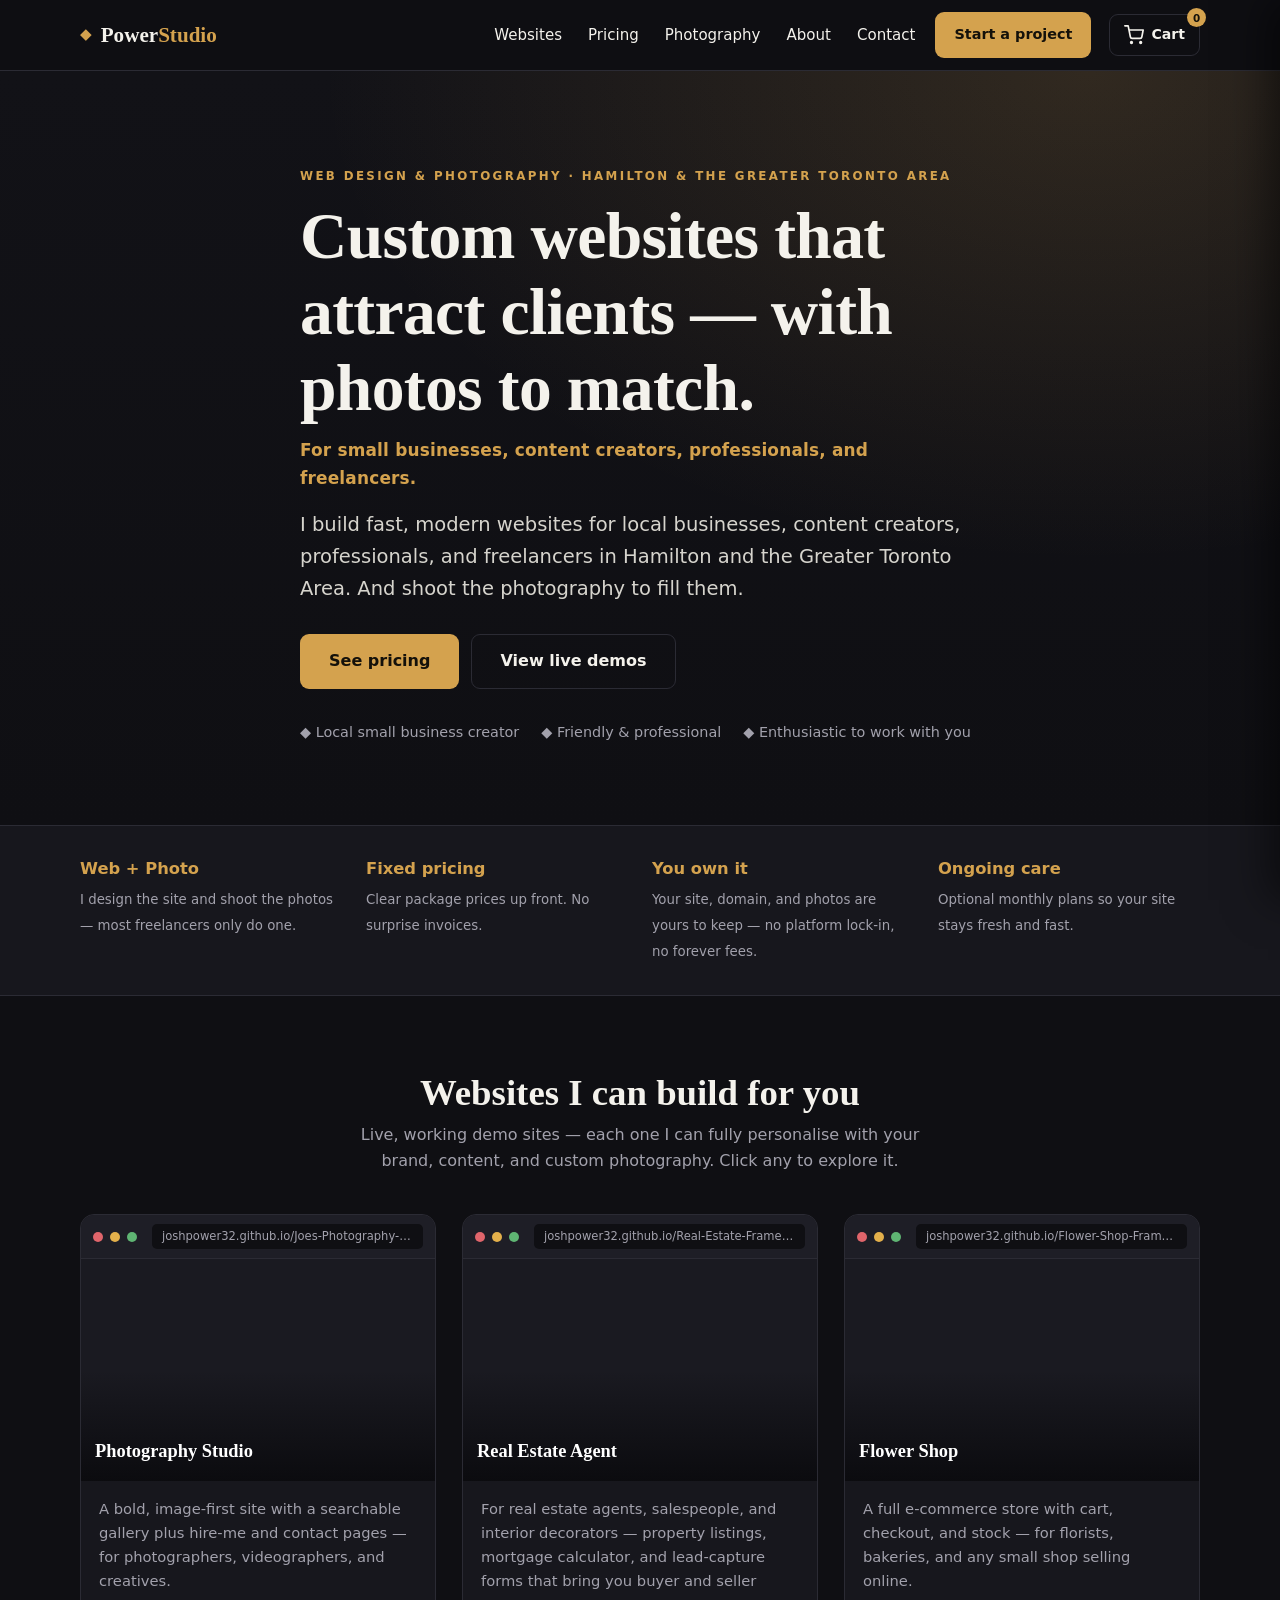
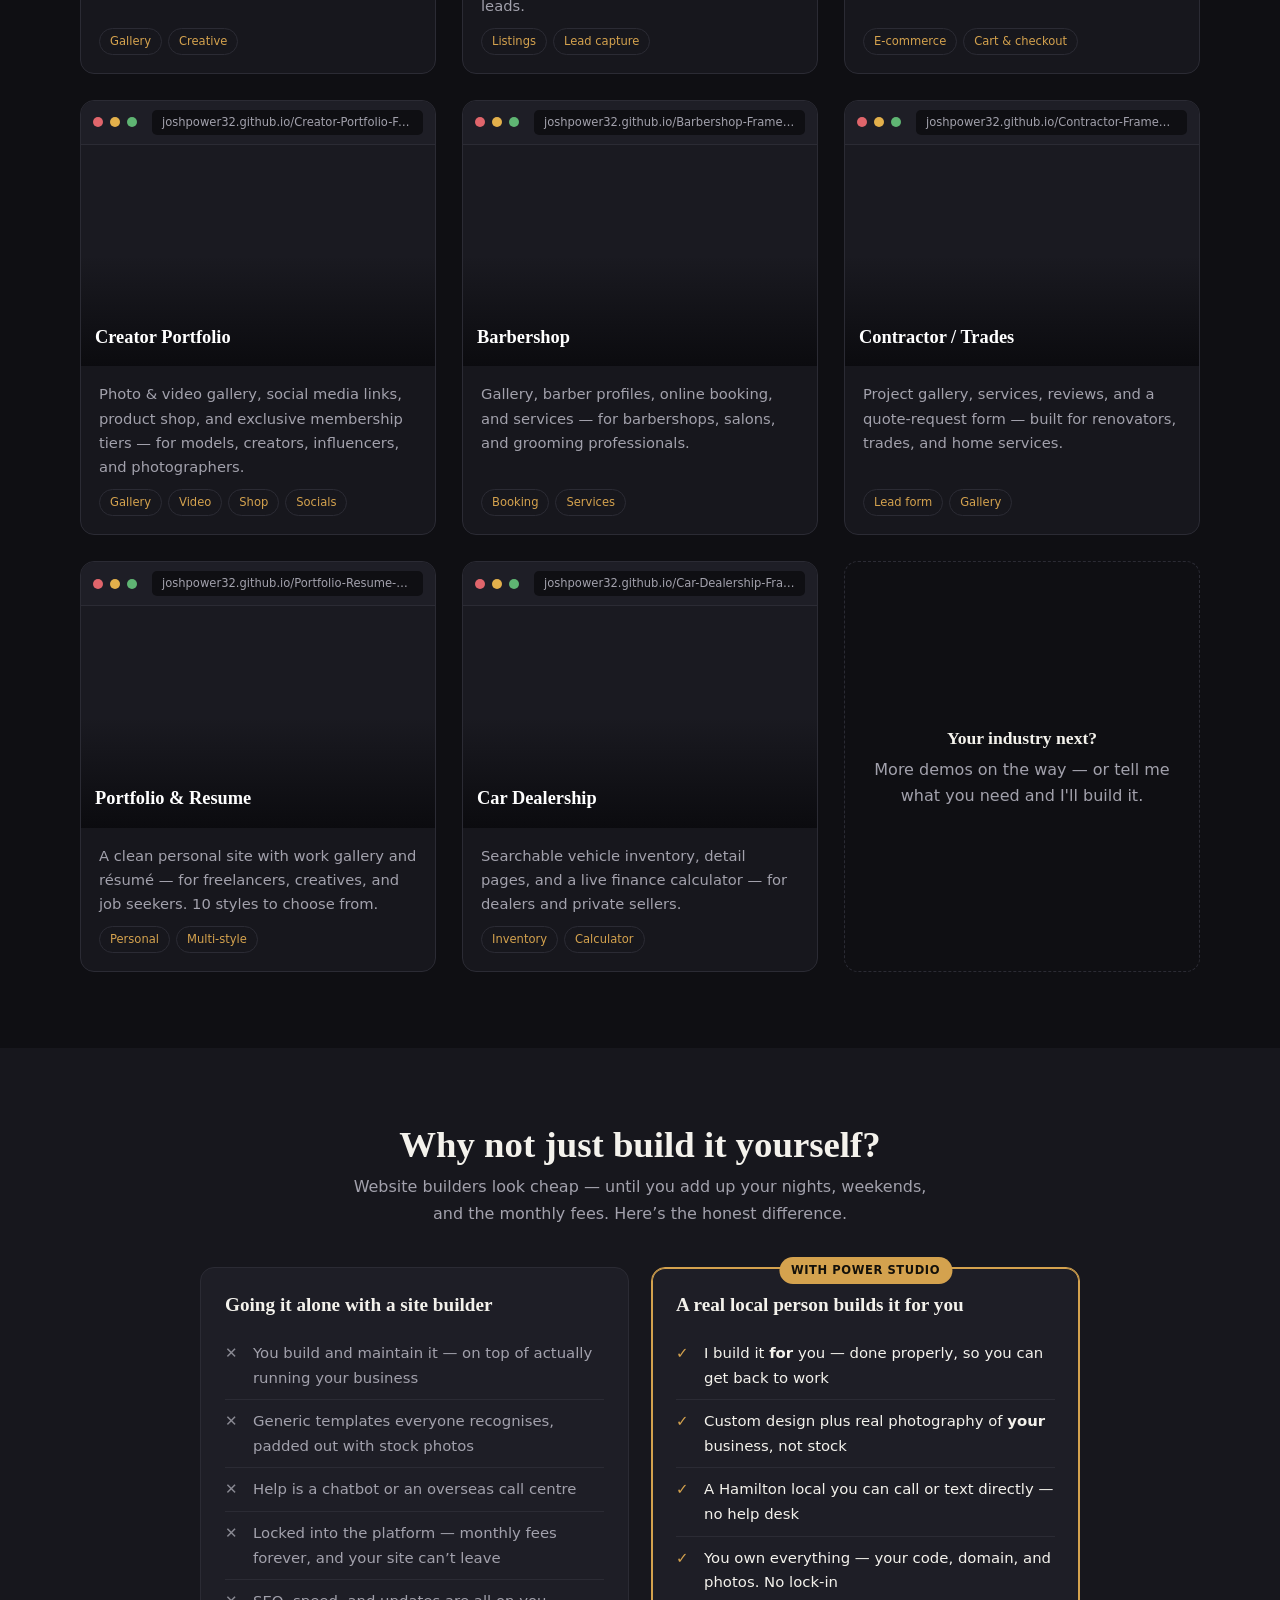
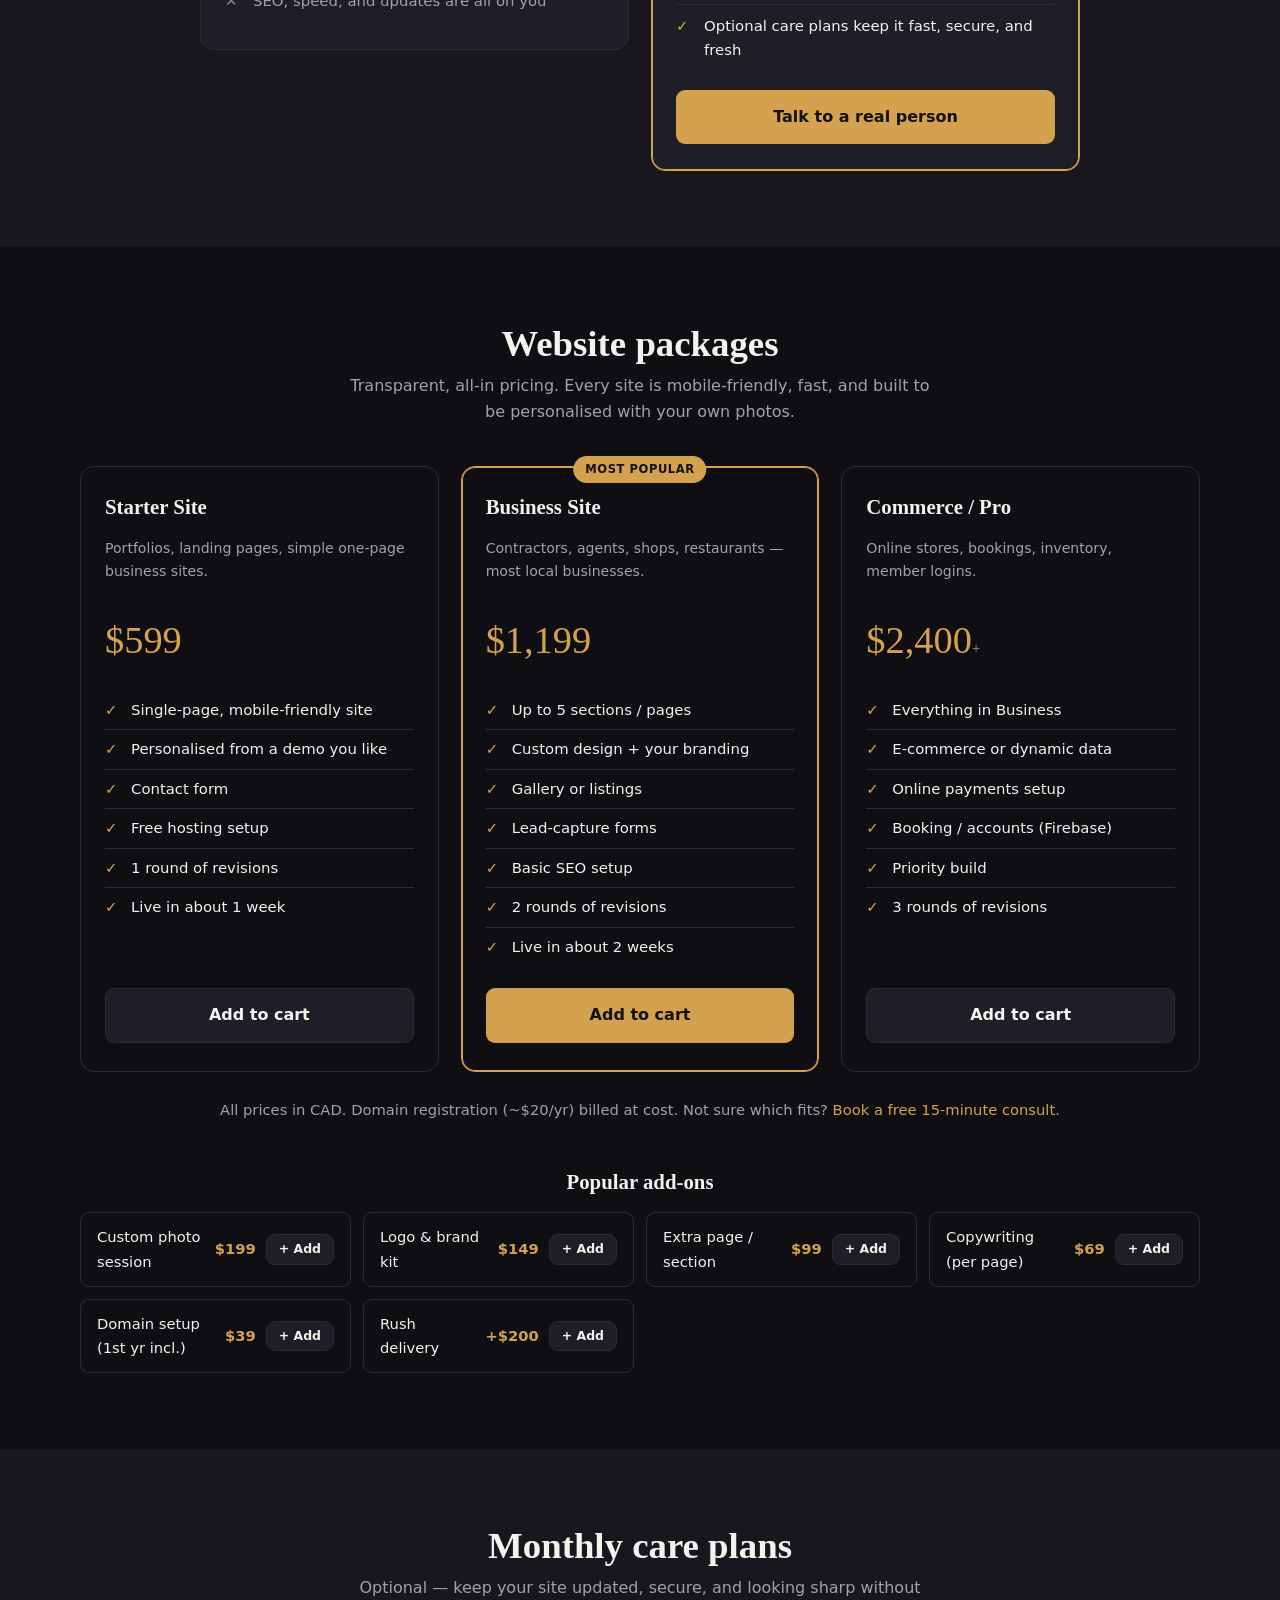
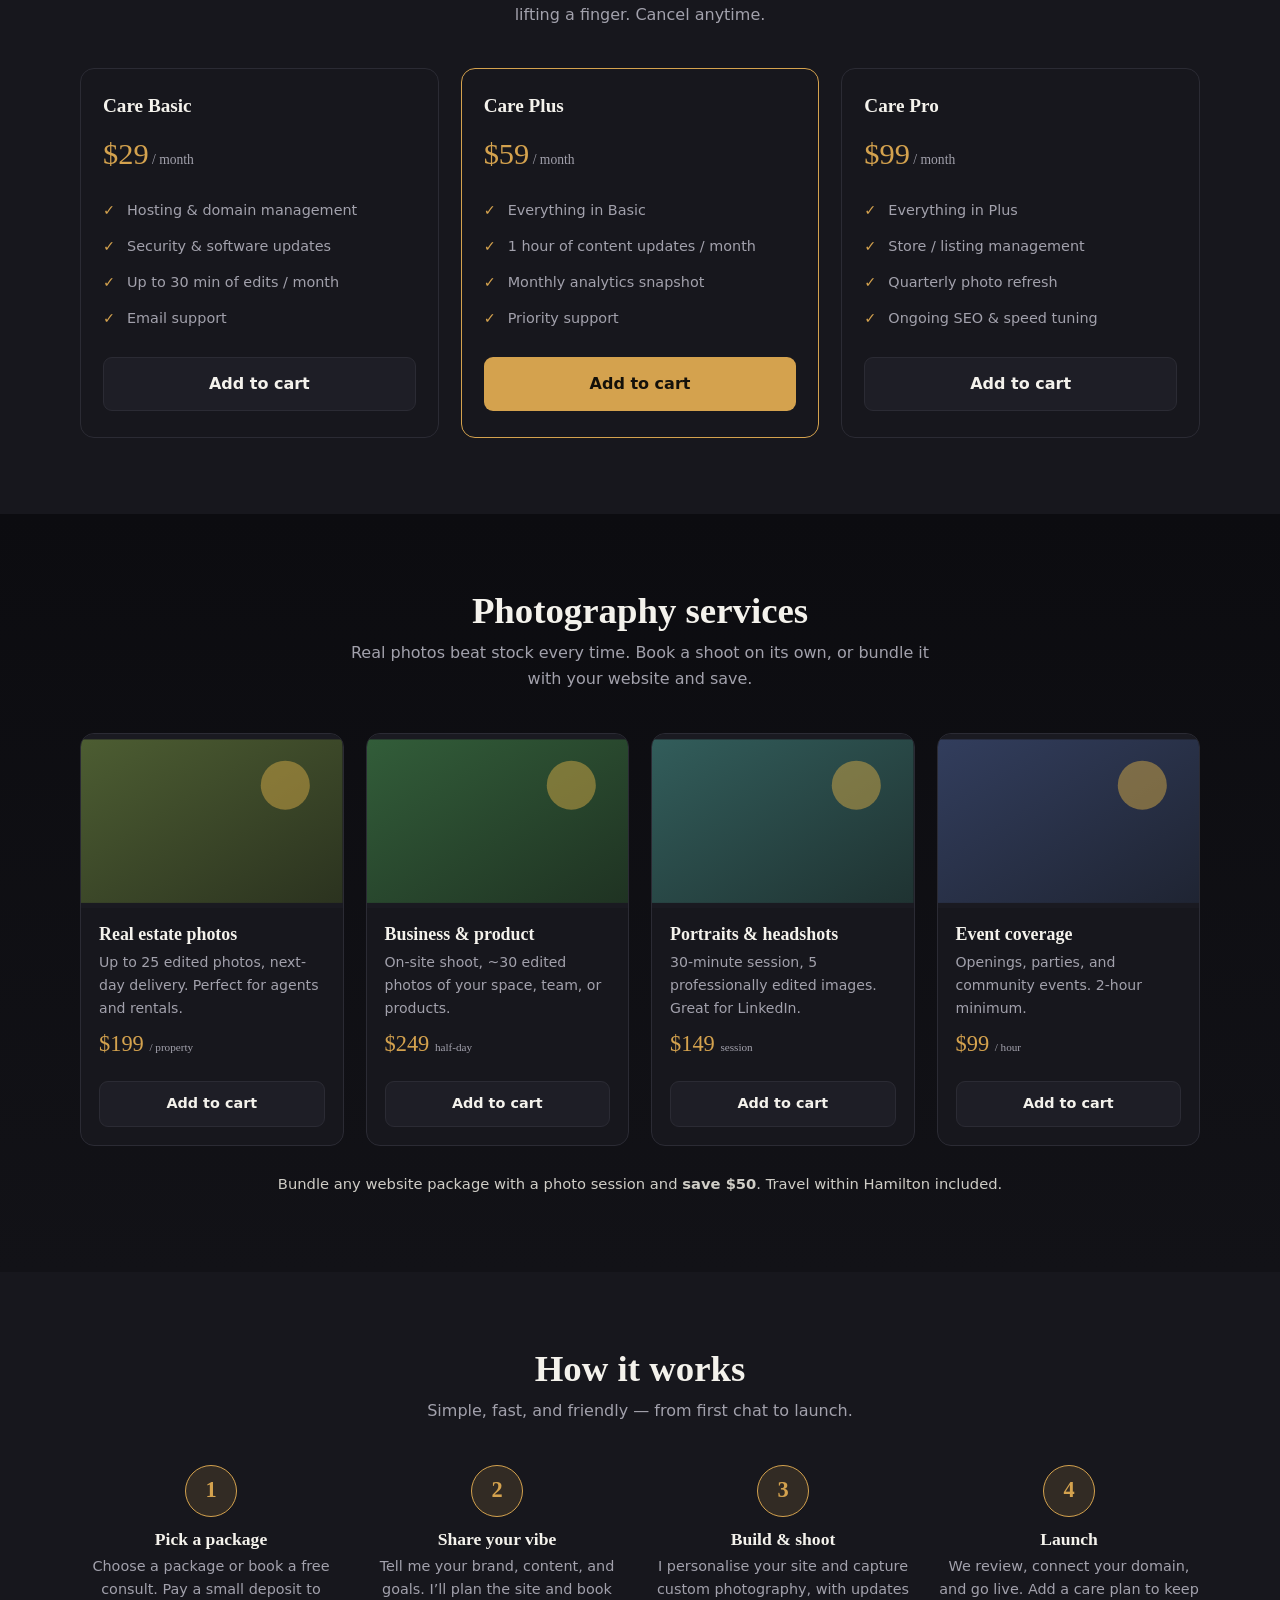
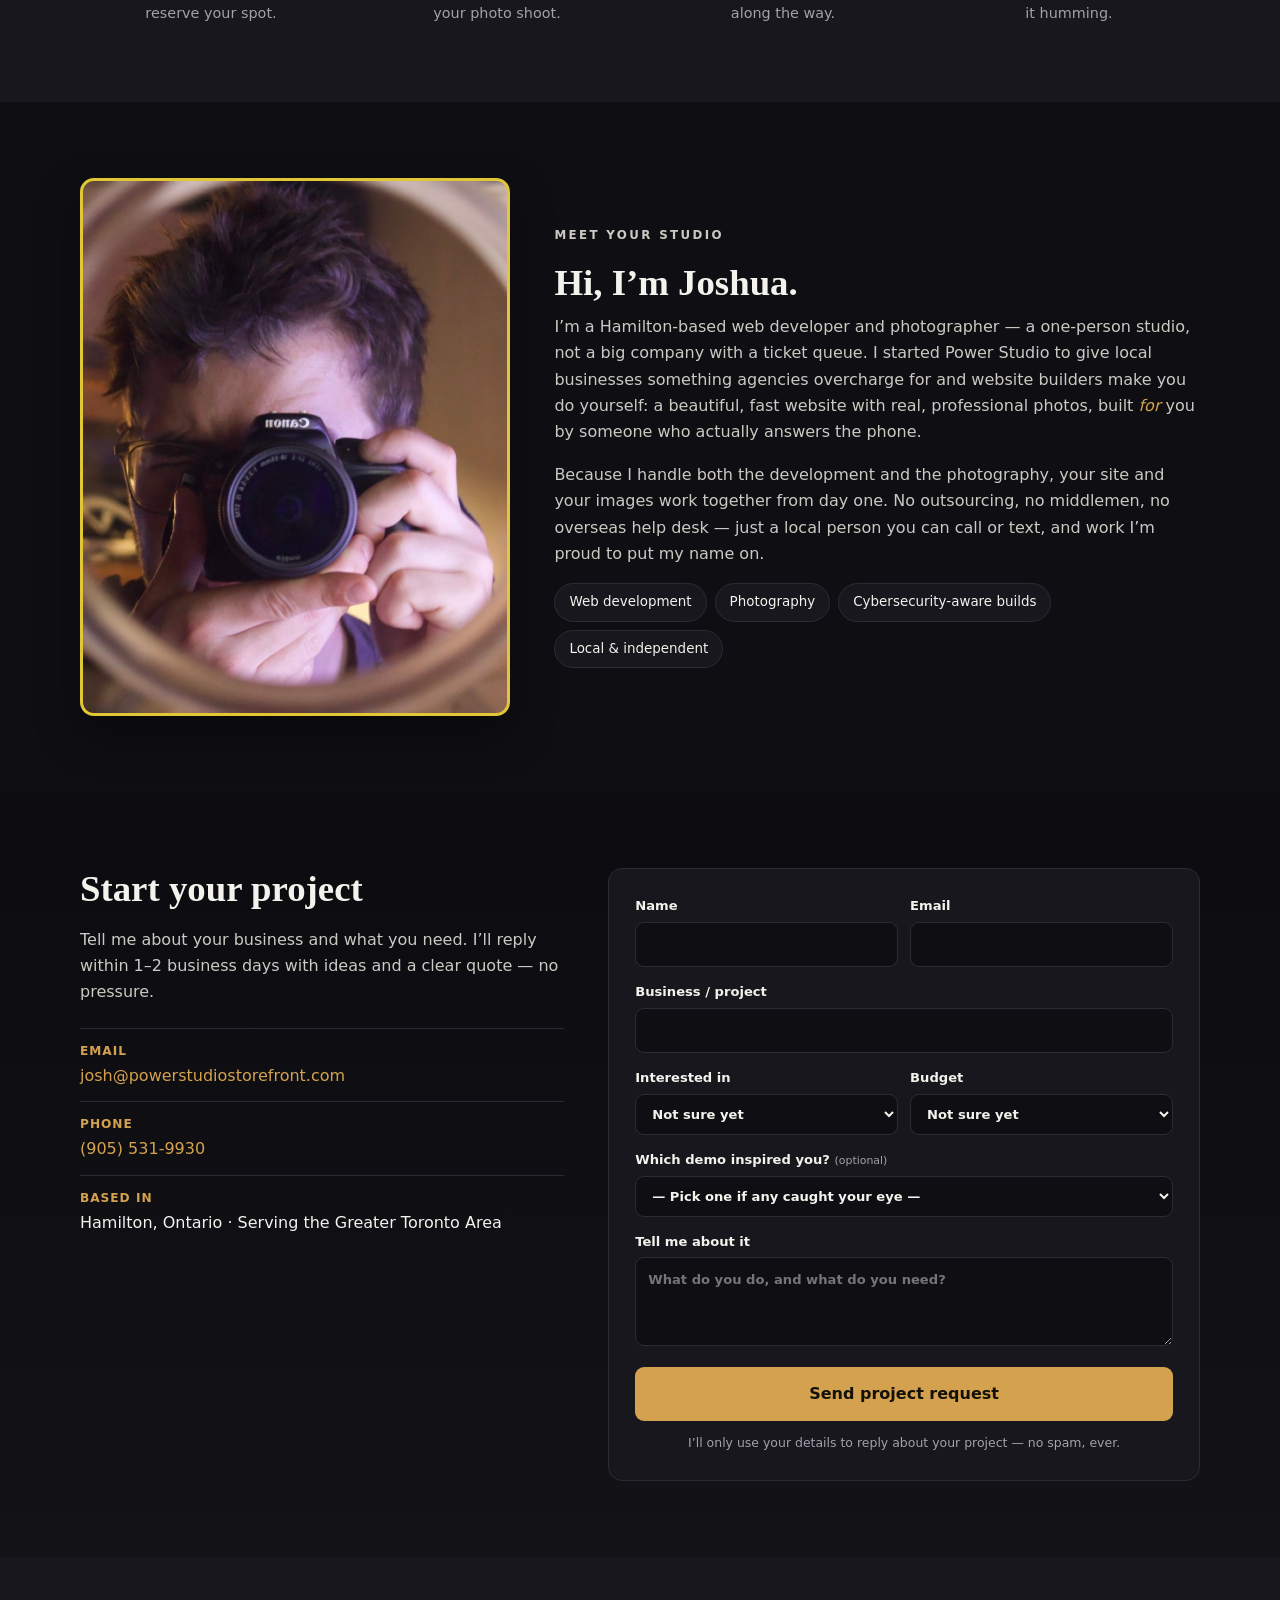
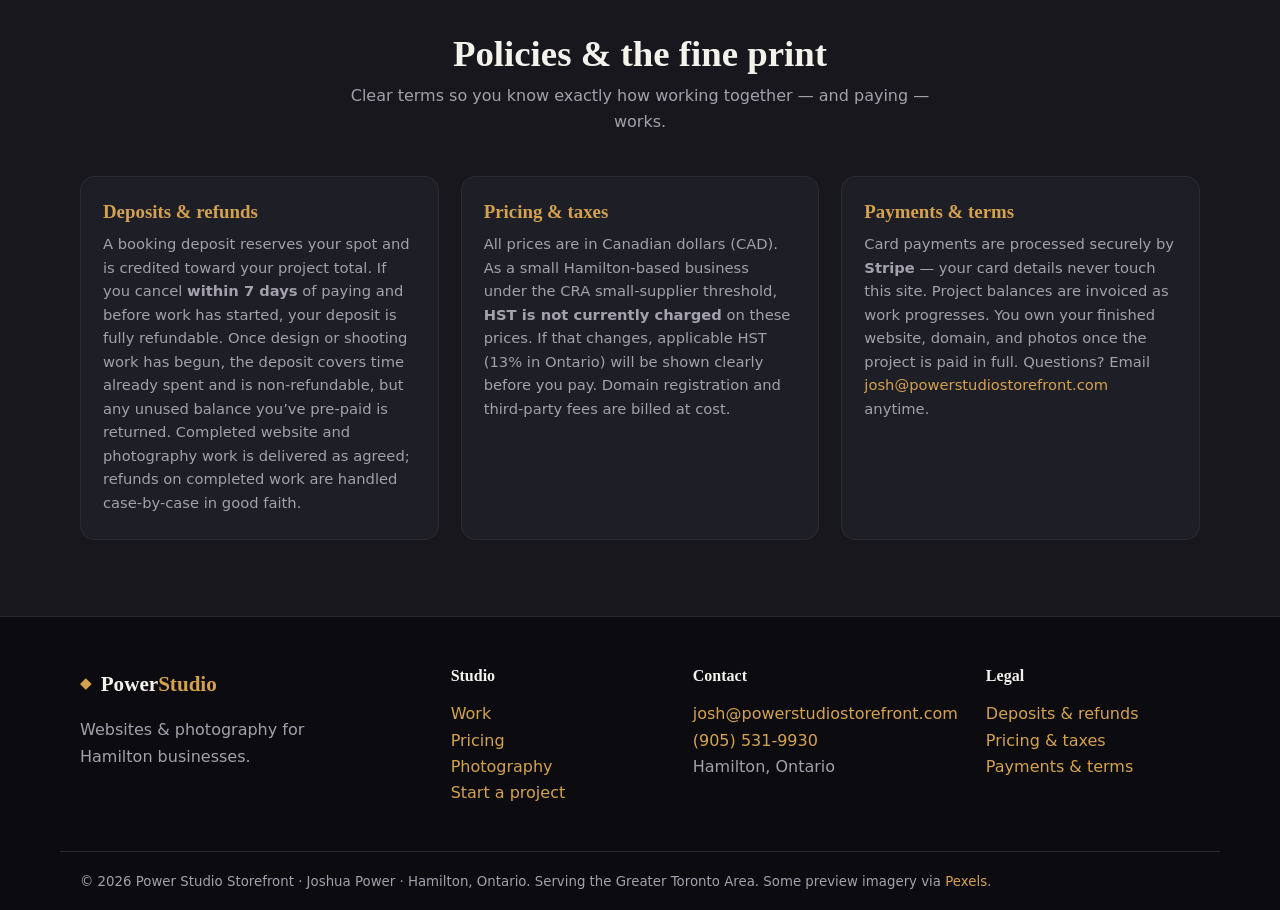
<file: index.html>
<!DOCTYPE html>
<html lang="en">
<head>
    <meta charset="UTF-8">
    <meta name="viewport" content="width=device-width, initial-scale=1.0">
    <title>Power Studio — Websites &amp; Photography for Hamilton Businesses</title>
    <meta name="description" content="Custom websites and professional photography for local small businesses, professionals, and freelancers across Hamilton and the Greater Toronto Area, by Joshua Power. Browse packages, see live demos, and start your project.">

    <!-- Favicon -->
    <link rel="icon" type="image/svg+xml" href="assets/favicon.svg">

    <!-- Warm up Pexels connections for faster first image paint -->
    <link rel="preconnect" href="https://images.pexels.com">
    <link rel="dns-prefetch" href="https://buy.stripe.com">
    <link rel="dns-prefetch" href="https://joshpower32.github.io">

    <!-- Open Graph / social share preview (Facebook, LinkedIn, iMessage) -->
    <meta property="og:type" content="website">
    <meta property="og:site_name" content="Power Studio Storefront">
    <meta property="og:title" content="Power Studio — Websites &amp; Photography for Hamilton Businesses">
    <meta property="og:description" content="Fast, modern websites with professional photography to match — for local small businesses, professionals, and freelancers across Hamilton &amp; the Greater Toronto Area.">
    <meta property="og:url" content="https://powerstudiostorefront.com/">
    <link rel="canonical" href="https://powerstudiostorefront.com/">
    <meta property="og:image" content="https://powerstudiostorefront.com/assets/share-card.jpg">
    <meta property="og:image:alt" content="Power Studio — websites &amp; photography for Hamilton businesses">

    <!-- Twitter / X card -->
    <meta name="twitter:card" content="summary_large_image">
    <meta name="twitter:title" content="Power Studio — Websites &amp; Photography for Hamilton Businesses">
    <meta name="twitter:description" content="Fast, modern websites with professional photography to match — for local businesses across Hamilton &amp; the Greater Toronto Area.">
    <meta name="twitter:image" content="https://powerstudiostorefront.com/assets/share-card.jpg">

    <link rel="stylesheet" href="styles.css">
</head>
<body>
    <!-- ===== Header / Nav ===== -->
    <header class="site-header" id="top">
        <div class="wrap nav">
            <a href="#top" class="brand">
                <span class="brand-mark" aria-hidden="true">◆</span>
                <span class="brand-name">Power<span>Studio</span></span>
            </a>
            <button class="nav-toggle" id="navToggle" aria-label="Open menu" aria-expanded="false">&#9776;</button>
            <nav class="nav-links" id="navLinks" aria-label="Primary">
                <a href="#work">Websites</a>
                <a href="#pricing">Pricing</a>
                <a href="#photography">Photography</a>
                <a href="#about">About</a>
                <a href="#contact">Contact</a>
            </nav>
            <a class="btn btn-primary btn-sm header-cta" href="#contact">Start a project</a>
            <button class="cart-btn" id="cartBtn" aria-label="View cart">
                <svg class="cart-icon" width="20" height="20" viewBox="0 0 24 24" fill="none" stroke="currentColor" stroke-width="2" stroke-linecap="round" stroke-linejoin="round" aria-hidden="true"><circle cx="9" cy="21" r="1"/><circle cx="20" cy="21" r="1"/><path d="M1 1h4l2.68 13.39a2 2 0 001.99 1.61h9.72a2 2 0 001.99-1.61L23 6H6"/></svg>
                <span class="cart-btn-label">Cart</span>
                <span class="cart-badge" id="cartBadge" hidden>0</span>
            </button>
        </div>
    </header>

    <!-- ===== Hero ===== -->
    <section class="hero">
        <div class="wrap hero-inner">
            <p class="eyebrow">Web design &amp; photography · Hamilton &amp; the Greater Toronto Area</p>
            <h1>Custom websites that attract clients — with photos to match.</h1>
            <p class="tagline-line">For small businesses, content creators, professionals, and freelancers.</p>
            <p class="lede">I build fast, modern websites for local businesses, content creators, professionals, and freelancers in Hamilton and the Greater Toronto Area. And shoot the photography to fill them.</p>
            <div class="hero-actions">
                <a class="btn btn-primary" href="#pricing">See pricing</a>
                <a class="btn btn-outline" href="#work">View live demos</a>
            </div>
            <div class="hero-diff">
                <span>◆ Local small business creator</span>
                <span>◆ Friendly &amp; professional</span>
                <span>◆ Enthusiastic to work with you</span>
            </div>
        </div>
    </section>

    <!-- ===== Differentiator strip ===== -->
    <section class="strip">
        <div class="wrap strip-inner">
            <div class="strip-item"><b>Web + Photo</b><small>I design the site and shoot the photos — most freelancers only do one.</small></div>
            <div class="strip-item"><b>Fixed pricing</b><small>Clear package prices up front. No surprise invoices.</small></div>
            <div class="strip-item"><b>You own it</b><small>Your site, domain, and photos are yours to keep — no platform lock-in, no forever fees.</small></div>
            <div class="strip-item"><b>Ongoing care</b><small>Optional monthly plans so your site stays fresh and fast.</small></div>
        </div>
    </section>

    <!-- ===== Work / demos ===== -->
    <section id="work" class="section">
        <div class="wrap">
            <div class="section-head">
                <h2>Websites I can build for you</h2>
                <p>Live, working demo sites — each one I can fully personalise with your brand, content, and custom photography. Click any to explore it.</p>
            </div>
            <div class="work-grid" id="workGrid"></div>
        </div>
    </section>

    <!-- ===== Why not DIY? comparison ===== -->
    <section id="why" class="section section-alt">
        <div class="wrap">
            <div class="section-head">
                <h2>Why not just build it yourself?</h2>
                <p>Website builders look cheap — until you add up your nights, weekends, and the monthly fees. Here’s the honest difference.</p>
            </div>
            <div class="compare-grid">
                <div class="compare-card compare-diy">
                    <h3>Going it alone with a site builder</h3>
                    <ul>
                        <li>You build and maintain it — on top of actually running your business</li>
                        <li>Generic templates everyone recognises, padded out with stock photos</li>
                        <li>Help is a chatbot or an overseas call centre</li>
                        <li>Locked into the platform — monthly fees forever, and your site can’t leave</li>
                        <li>SEO, speed, and updates are all on you</li>
                    </ul>
                </div>
                <div class="compare-card compare-you">
                    <span class="compare-tag">With Power Studio</span>
                    <h3>A real local person builds it for you</h3>
                    <ul>
                        <li>I build it <b>for</b> you — done properly, so you can get back to work</li>
                        <li>Custom design plus real photography of <b>your</b> business, not stock</li>
                        <li>A Hamilton local you can call or text directly — no help desk</li>
                        <li>You own everything — your code, domain, and photos. No lock-in</li>
                        <li>Optional care plans keep it fast, secure, and fresh</li>
                    </ul>
                    <a class="btn btn-primary btn-block" href="#contact">Talk to a real person</a>
                </div>
            </div>
        </div>
    </section>

    <!-- ===== Pricing: website packages ===== -->
    <section id="pricing" class="section">
        <div class="wrap">
            <div class="section-head">
                <h2>Website packages</h2>
                <p>Transparent, all-in pricing. Every site is mobile-friendly, fast, and built to be personalised with your own photos.</p>
            </div>
            <div class="package-grid" id="packageGrid"></div>
            <p class="pricing-foot">All prices in CAD. Domain registration (~$20/yr) billed at cost. Not sure which fits? <a href="#contact">Book a free 15-minute consult.</a></p>

            <div class="addons">
                <h3>Popular add-ons</h3>
                <ul class="addon-list" id="addonList"></ul>
            </div>
        </div>
    </section>

    <!-- ===== Care plans ===== -->
    <section id="care" class="section section-alt">
        <div class="wrap">
            <div class="section-head">
                <h2>Monthly care plans</h2>
                <p>Optional — keep your site updated, secure, and looking sharp without lifting a finger. Cancel anytime.</p>
            </div>
            <div class="care-grid" id="careGrid"></div>
        </div>
    </section>

    <!-- ===== Photography ===== -->
    <section id="photography" class="section section-dark">
        <div class="wrap">
            <div class="section-head section-head--light">
                <h2>Photography services</h2>
                <p>Real photos beat stock every time. Book a shoot on its own, or bundle it with your website and save.</p>
            </div>
            <div class="photo-grid" id="photoGrid"></div>
            <p class="pricing-foot light">Bundle any website package with a photo session and <b>save $50</b>. Travel within Hamilton included.</p>
        </div>
    </section>

    <!-- ===== Process ===== -->
    <section class="section section-alt">
        <div class="wrap">
            <div class="section-head">
                <h2>How it works</h2>
                <p>Simple, fast, and friendly — from first chat to launch.</p>
            </div>
            <ol class="process-steps">
                <li><span class="step-num">1</span><h3>Pick a package</h3><p>Choose a package or book a free consult. Pay a small deposit to reserve your spot.</p></li>
                <li><span class="step-num">2</span><h3>Share your vibe</h3><p>Tell me your brand, content, and goals. I’ll plan the site and book your photo shoot.</p></li>
                <li><span class="step-num">3</span><h3>Build &amp; shoot</h3><p>I personalise your site and capture custom photography, with updates along the way.</p></li>
                <li><span class="step-num">4</span><h3>Launch</h3><p>We review, connect your domain, and go live. Add a care plan to keep it humming.</p></li>
            </ol>
        </div>
    </section>

    <!-- ===== About ===== -->
    <section id="about" class="section">
        <div class="wrap about-grid">
            <div class="about-portrait" id="aboutPortrait" aria-hidden="true"></div>
            <div class="about-copy">
                <p class="eyebrow">Meet your studio</p>
                <h2>Hi, I’m Joshua.</h2>
                <p>I’m a Hamilton-based web developer and photographer — a one-person studio, not a big company with a ticket queue. I started Power Studio to give local businesses something agencies overcharge for and website builders make you do yourself: a beautiful, fast website with real, professional photos, built <em>for</em> you by someone who actually answers the phone.</p>
                <p>Because I handle both the development and the photography, your site and your images work together from day one. No outsourcing, no middlemen, no overseas help desk — just a local person you can call or text, and work I’m proud to put my name on.</p>
                <div class="about-badges">
                    <span>Web development</span><span>Photography</span><span>Cybersecurity-aware builds</span><span>Local &amp; independent</span>
                </div>
            </div>
        </div>
    </section>

    <!-- ===== Contact ===== -->
    <section id="contact" class="section section-dark">
        <div class="wrap contact-grid">
            <div class="contact-info">
                <h2>Start your project</h2>
                <p>Tell me about your business and what you need. I’ll reply within 1–2 business days with ideas and a clear quote — no pressure.</p>
                <ul class="contact-list">
                    <li><b>Email</b><a href="mailto:josh@powerstudiostorefront.com">josh@powerstudiostorefront.com</a></li>
                    <li><b>Phone</b><a href="tel:+19055319930">(905) 531-9930</a></li>
                    <li><b>Based in</b>Hamilton, Ontario · Serving the Greater Toronto Area</li>
                </ul>
            </div>
            <form class="contact-form" id="contactForm">
                <!-- Honeypot: hidden from people, bots fill it → Web3Forms rejects the spam -->
                <input type="checkbox" name="botcheck" tabindex="-1" autocomplete="off" style="display:none !important" aria-hidden="true">
                <div class="field-row">
                    <div class="field"><label>Name<input name="name" required></label></div>
                    <div class="field"><label>Email<input type="email" name="email" required></label></div>
                </div>
                <div class="field"><label>Business / project<input name="business"></label></div>
                <div class="field-row">
                    <div class="field"><label>Interested in<select name="package" id="contactPackage">
                        <option>Not sure yet</option>
                        <option>Starter Site</option><option>Business Site</option><option>Commerce / Pro Site</option>
                        <option>Photography only</option><option>Care plan</option>
                    </select></label></div>
                    <div class="field"><label>Budget<select name="budget">
                        <option>Not sure yet</option><option>Under $750</option><option>$750 – $1,500</option><option>$1,500 – $3,000</option><option>$3,000+</option>
                    </select></label></div>
                </div>
                <div class="field"><label>Which demo inspired you? <small style="font-weight:400;color:var(--muted)">(optional)</small><select name="inspiration">
                        <option value="">— Pick one if any caught your eye —</option>
                        <option>Photography Studio</option>
                        <option>Real Estate Agent</option>
                        <option>Flower Shop</option>
                        <option>Creator Portfolio</option>
                        <option>Barbershop</option>
                        <option>Contractor / Trades</option>
                        <option>Portfolio &amp; Resume</option>
                        <option>Car Dealership</option>
                        <option>None — I have my own vision</option>
                    </select></label></div>
                <div class="field"><label>Tell me about it<textarea name="message" rows="3" placeholder="What do you do, and what do you need?"></textarea></label></div>
                <button type="submit" class="btn btn-primary btn-block">Send project request</button>
                <p class="fineprint" id="contactNote">I’ll only use your details to reply about your project — no spam, ever.</p>
            </form>
        </div>
    </section>

    <!-- ===== Policies (refunds / taxes / terms) ===== -->
    <section id="policies" class="section section-alt">
        <div class="wrap">
            <div class="section-head">
                <h2>Policies &amp; the fine print</h2>
                <p>Clear terms so you know exactly how working together — and paying — works.</p>
            </div>
            <div class="policy-grid">
                <div class="policy-card">
                    <h3>Deposits &amp; refunds</h3>
                    <p>A booking deposit reserves your spot and is credited toward your project total. If you cancel <b>within 7 days</b> of paying and before work has started, your deposit is fully refundable. Once design or shooting work has begun, the deposit covers time already spent and is non-refundable, but any unused balance you’ve pre-paid is returned. Completed website and photography work is delivered as agreed; refunds on completed work are handled case-by-case in good faith.</p>
                </div>
                <div class="policy-card">
                    <h3>Pricing &amp; taxes</h3>
                    <p>All prices are in Canadian dollars (CAD). As a small Hamilton-based business under the CRA small-supplier threshold, <b>HST is not currently charged</b> on these prices. If that changes, applicable HST (13% in Ontario) will be shown clearly before you pay. Domain registration and third-party fees are billed at cost.</p>
                </div>
                <div class="policy-card">
                    <h3>Payments &amp; terms</h3>
                    <p>Card payments are processed securely by <b>Stripe</b> — your card details never touch this site. Project balances are invoiced as work progresses. You own your finished website, domain, and photos once the project is paid in full. Questions? Email <a href="mailto:josh@powerstudiostorefront.com">josh@powerstudiostorefront.com</a> anytime.</p>
                </div>
            </div>
        </div>
    </section>

    <!-- ===== Footer ===== -->
    <footer class="site-footer">
        <div class="wrap footer-grid">
            <div>
                <a href="#top" class="brand brand--footer"><span class="brand-mark" aria-hidden="true">◆</span><span class="brand-name">Power<span>Studio</span></span></a>
                <p class="muted">Websites &amp; photography for<br>Hamilton businesses.</p>
            </div>
            <div><h4>Studio</h4><p class="muted"><a href="#work">Work</a><br><a href="#pricing">Pricing</a><br><a href="#photography">Photography</a><br><a href="#contact">Start a project</a></p></div>
            <div><h4>Contact</h4><p class="muted"><a href="mailto:josh@powerstudiostorefront.com">josh@powerstudiostorefront.com</a><br><a href="tel:+19055319930">(905) 531-9930</a><br>Hamilton, Ontario</p></div>
            <div><h4>Legal</h4><p class="muted"><a href="#policies">Deposits &amp; refunds</a><br><a href="#policies">Pricing &amp; taxes</a><br><a href="#policies">Payments &amp; terms</a></p></div>
        </div>
        <div class="wrap footer-bottom">
            <small>&copy; <span id="year"></span> Power Studio Storefront · Joshua Power · Hamilton, Ontario. Serving the Greater Toronto Area. Some preview imagery via <a href="https://www.pexels.com" target="_blank" rel="noopener">Pexels</a>.</small>
        </div>
    </footer>

    <!-- ===== Checkout / deposit modal ===== -->
    <div class="modal" id="checkoutModal" aria-hidden="true">
        <div class="modal-card">
            <button class="icon-btn modal-close" id="checkoutClose" aria-label="Close">&times;</button>
            <div id="checkoutBody"></div>
        </div>
    </div>

    <!-- ===== Toast ===== -->
    <div class="toast" id="toast" hidden></div>

    <!-- ===== Cart drawer ===== -->
    <div class="cart-overlay" id="cartOverlay" aria-hidden="true"></div>
    <aside class="cart-drawer" id="cartDrawer" aria-label="Your cart" aria-hidden="true">
        <div class="cart-header">
            <h2 class="cart-title">Your cart</h2>
            <button class="icon-btn cart-close" id="cartClose" aria-label="Close cart">&times;</button>
        </div>
        <div class="cart-body">
            <div class="cart-empty" id="cartEmpty">
                <span class="cart-empty-icon">◆</span>
                <p>Your cart is empty</p>
                <p class="muted">Add a website package, photography session, add-on, or care plan below.</p>
            </div>
            <ul class="cart-item-list" id="cartItemList"></ul>
        </div>
        <div class="cart-footer" id="cartFooter" hidden>
            <div class="cart-totals" id="cartTotals"></div>
            <button class="btn btn-primary btn-block" id="cartCheckoutBtn" data-mode="deposit">Reserve — pay $99 deposit</button>
            <p class="cart-checkout-note" id="cartCheckoutNote"></p>
            <p class="co-or">Questions? <a href="#contact" id="cartConsultLink">Book a free 15-min consult →</a></p>
        </div>
    </aside>

    <script src="app.js" defer></script>
</body>
</html>
</file>
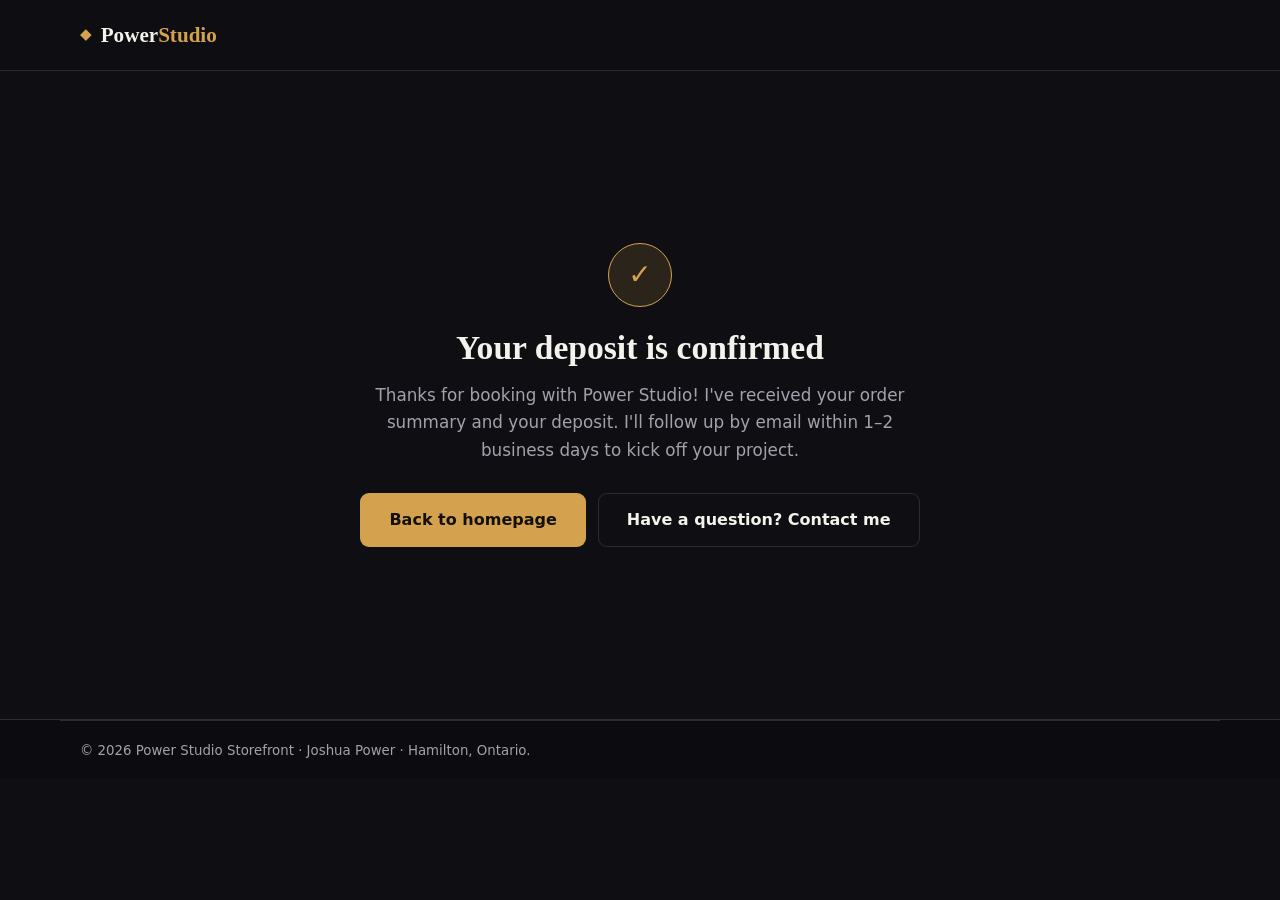
<file: thank-you.html>
<!DOCTYPE html>
<html lang="en">
<head>
    <meta charset="UTF-8">
    <meta name="viewport" content="width=device-width, initial-scale=1.0">
    <title>Thank You — Power Studio</title>
    <meta name="description" content="Your deposit is confirmed — thank you for booking with Power Studio.">
    <meta name="robots" content="noindex">

    <link rel="icon" type="image/svg+xml" href="assets/favicon.svg">
    <link rel="stylesheet" href="styles.css">
    <style>
        .ty-hero { min-height: 72vh; display: flex; align-items: center; justify-content: center; text-align: center; padding: 60px 20px; }
        .ty-card { max-width: 560px; }
        .ty-icon { width: 64px; height: 64px; border-radius: 50%; background: var(--brand-soft); border: 1px solid var(--brand); display: flex; align-items: center; justify-content: center; margin: 0 auto 22px; font-size: 28px; color: var(--brand); }
        .ty-card h1 { font-size: 2.1rem; margin: 0 0 14px; }
        .ty-card p { color: var(--muted); font-size: 1.05rem; margin: 0 0 28px; }
        .ty-actions { display: flex; gap: 12px; justify-content: center; flex-wrap: wrap; }
    </style>
</head>
<body>
    <header class="site-header" id="top">
        <div class="wrap nav">
            <a href="/" class="brand">
                <span class="brand-mark" aria-hidden="true">◆</span>
                <span class="brand-name">Power<span>Studio</span></span>
            </a>
        </div>
    </header>

    <section class="ty-hero">
        <div class="ty-card">
            <div class="ty-icon" aria-hidden="true">✓</div>
            <h1>Your deposit is confirmed</h1>
            <p>Thanks for booking with Power Studio! I've received your order summary and your deposit. I'll follow up by email within 1–2 business days to kick off your project.</p>
            <div class="ty-actions">
                <a class="btn btn-primary" href="/">Back to homepage</a>
                <a class="btn btn-outline" href="/#contact">Have a question? Contact me</a>
            </div>
        </div>
    </section>

    <footer class="site-footer">
        <div class="wrap footer-bottom">
            <small>&copy; <span id="year"></span> Power Studio Storefront · Joshua Power · Hamilton, Ontario.</small>
        </div>
    </footer>

    <script>document.getElementById("year").textContent = new Date().getFullYear();</script>
</body>
</html>
</file>
<file: styles.css>
/* =====================================================================
   Power Studio — Freelancer storefront
   ---------------------------------------------------------------------
   Joshua's own sales site: showcases the framework demos, sells web
   packages + photography, and takes deposits. Dark + gold premium theme.
   Content (demos, packages, care plans, photo packages, add-ons) is
   data-driven from arrays in app.js — add a framework by adding an entry.
   ===================================================================== */
:root {
    --bg: #0f0f13;
    --surface: #17171d;
    --surface-2: #1e1e26;
    --tint: #1a1a21;
    --ink: #f4f2ec;
    --muted: #a2a1ac;
    --line: #2b2b34;
    --brand: #d4a24e;          /* gold */
    --brand-dark: #b9863a;
    --brand-soft: rgba(212, 162, 78, .14);

    --font-head: Georgia, "Times New Roman", serif;
    --font-body: system-ui, -apple-system, "Segoe UI", Roboto, sans-serif;

    --radius: 14px;
    --radius-sm: 9px;
    --shadow-md: 0 18px 44px rgba(0, 0, 0, .4);
    --maxw: 1160px;
}

* { box-sizing: border-box; }
html { scroll-behavior: smooth; }
body { margin: 0; background: var(--bg); color: var(--ink); font-family: var(--font-body); line-height: 1.65; -webkit-font-smoothing: antialiased; }
img { max-width: 100%; display: block; }
a { color: var(--brand); text-decoration: none; }
a:hover { text-decoration: underline; }
h1, h2, h3, h4 { font-family: var(--font-head); font-weight: 600; line-height: 1.16; color: var(--ink); }
.wrap { max-width: var(--maxw); margin: 0 auto; padding: 0 20px; }
.muted { color: var(--muted); }
.eyebrow { text-transform: uppercase; letter-spacing: .2em; font-size: .74rem; color: var(--brand); font-weight: 700; margin: 0 0 .7rem; }
em { color: var(--brand); font-style: italic; }

/* ---------- Buttons ---------- */
.btn { display: inline-block; border: 1px solid transparent; border-radius: var(--radius-sm); padding: 13px 28px; font: inherit; font-weight: 600; cursor: pointer; transition: transform .12s ease, background .15s ease, box-shadow .15s ease; text-align: center; }
.btn:hover { text-decoration: none; transform: translateY(-1px); }
.btn-primary { background: var(--brand); color: #14110a; }
.btn-primary:hover { background: var(--brand-dark); box-shadow: 0 8px 22px rgba(212,162,78,.3); }
.btn-outline { background: transparent; color: var(--ink); border-color: var(--line); }
.btn-outline:hover { border-color: var(--brand); color: var(--brand); }
.btn-ghost { background: var(--surface-2); color: var(--ink); border: 1px solid var(--line); }
.btn-ghost:hover { border-color: var(--brand); }
.btn-block { width: 100%; }
.btn-sm { padding: 10px 18px; font-size: .9rem; }
.icon-btn { background: none; border: none; font-size: 1.7rem; line-height: 1; cursor: pointer; color: var(--muted); padding: 4px; }
.icon-btn:hover { color: var(--ink); }

/* ---------- Header / nav ---------- */
.site-header { position: sticky; top: 0; z-index: 50; background: rgba(15,15,19,.86); backdrop-filter: blur(10px); border-bottom: 1px solid var(--line); }
.nav { display: flex; align-items: center; gap: 18px; height: 70px; }
.brand { display: flex; align-items: center; gap: 9px; color: var(--ink); }
.brand:hover { text-decoration: none; }
.brand-mark { color: var(--brand); font-size: .95rem; }
.brand-name { font-family: var(--font-head); font-weight: 600; font-size: 1.32rem; }
.brand-name span { color: var(--brand); }
.nav-links { display: flex; gap: 26px; margin-left: auto; }
.nav-links a { color: var(--ink); font-weight: 500; font-size: .94rem; }
.nav-links a:hover { color: var(--brand); text-decoration: none; }
.header-cta { margin-left: 2px; }
.nav-toggle { display: none; background: none; border: none; font-size: 1.5rem; cursor: pointer; color: var(--ink); margin-left: auto; }

/* ---------- Hero ---------- */
.hero { position: relative; padding: 96px 0 80px; background:
    radial-gradient(120% 130% at 85% 0%, rgba(212,162,78,.16) 0%, transparent 50%),
    linear-gradient(180deg, #121217 0%, var(--bg) 100%); overflow: hidden; }
.hero-inner { max-width: 720px; position: relative; }
.hero h1 { font-size: clamp(2.4rem, 6vw, 4.1rem); margin: 0 0 .7rem; letter-spacing: -.01em; }
.tagline-line { font-size: 1.06rem; color: var(--brand); font-weight: 600; margin: 0 0 1rem; letter-spacing: .01em; }
.lede { font-size: 1.22rem; color: #d6d4cd; margin: 0 0 1.8rem; max-width: 34em; }
.hero-actions { display: flex; gap: 12px; flex-wrap: wrap; margin-bottom: 2rem; }
.hero-diff { display: flex; flex-wrap: wrap; gap: 8px 22px; color: var(--muted); font-size: .9rem; }
.hero-diff span { white-space: nowrap; }

/* ---------- Differentiator strip ---------- */
.strip { border-top: 1px solid var(--line); border-bottom: 1px solid var(--line); background: var(--surface); }
.strip-inner { display: grid; grid-template-columns: repeat(4, 1fr); gap: 24px; padding: 30px 20px; }
.strip-item b { display: block; color: var(--brand); font-size: 1.02rem; margin-bottom: 3px; }
.strip-item small { color: var(--muted); line-height: 1.45; }

/* ---------- Sections ---------- */
.section { padding: 76px 0; }
.section-alt { background: var(--surface); }
.section-dark { background: linear-gradient(180deg, #0c0c10, #121217); }
.section-head { text-align: center; max-width: 600px; margin: 0 auto 40px; }
.section-head h2 { font-size: 2.3rem; margin: 0 0 .45rem; }
.section-head p { color: var(--muted); margin: 0; }

/* ---------- Work / demo cards (browser frame) ---------- */
.work-grid { display: grid; grid-template-columns: repeat(auto-fill, minmax(330px, 1fr)); gap: 26px; }
.work-card { background: var(--surface); border: 1px solid var(--line); border-radius: var(--radius); overflow: hidden; transition: transform .15s ease, border-color .15s ease, box-shadow .15s ease; display: flex; flex-direction: column; }
.work-card:hover { transform: translateY(-4px); border-color: var(--brand); box-shadow: var(--shadow-md); }
.browser-bar { display: flex; align-items: center; gap: 7px; padding: 9px 12px; background: var(--surface-2); border-bottom: 1px solid var(--line); }
.browser-bar i { width: 10px; height: 10px; border-radius: 50%; background: #3a3a44; display: block; }
.browser-bar i:nth-child(1) { background: #e0656b; } .browser-bar i:nth-child(2) { background: #e3b04b; } .browser-bar i:nth-child(3) { background: #5fb573; }
.browser-url { margin-left: 8px; font-size: .72rem; color: var(--muted); background: var(--bg); border-radius: 5px; padding: 3px 10px; flex: 1; white-space: nowrap; overflow: hidden; text-overflow: ellipsis; }
.work-media { aspect-ratio: 16 / 10; position: relative; background: var(--tint); overflow: hidden; }
.work-media svg, .work-media img { width: 100%; height: 100%; object-fit: cover; }
/* Live site preview — iframe scaled down 3× so it shows as a miniature of the real page */
.work-media iframe { position: absolute; top: 0; left: 0; width: 300%; height: 300%; border: none; transform: scale(0.333); transform-origin: top left; pointer-events: none; }
.work-media .work-tagline { position: absolute; inset: 0; display: flex; align-items: flex-end; padding: 14px; background: linear-gradient(transparent 50%, rgba(8,8,11,.82)); }
.work-tagline b { color: #fff; font-family: var(--font-head); font-size: 1.15rem; }
.work-body { padding: 16px 18px 18px; display: flex; flex-direction: column; gap: 10px; flex: 1; }
.work-body p { margin: 0; color: var(--muted); font-size: .92rem; flex: 1; }
.work-tags { display: flex; flex-wrap: wrap; gap: 6px; }
.work-tags span { font-size: .72rem; color: var(--brand); border: 1px solid var(--line); border-radius: 999px; padding: 3px 10px; }
.work-soon { display: flex; align-items: center; justify-content: center; text-align: center; border: 1px dashed var(--line); border-radius: var(--radius); color: var(--muted); padding: 40px 20px; min-height: 200px; background: transparent; }
.work-soon b { color: var(--ink); display: block; font-family: var(--font-head); font-size: 1.1rem; margin-bottom: 4px; }

/* ---------- Pricing packages ---------- */
.package-grid { display: grid; grid-template-columns: repeat(auto-fit, minmax(280px, 1fr)); gap: 22px; align-items: stretch; }
.package { background: var(--bg); border: 1px solid var(--line); border-radius: var(--radius); padding: 28px 24px; display: flex; flex-direction: column; position: relative; }
.section-alt .package { background: var(--surface-2); }
.package.featured { border-color: var(--brand); box-shadow: 0 0 0 1px var(--brand) inset; }
.package-tag { position: absolute; top: -11px; left: 50%; transform: translateX(-50%); background: var(--brand); color: #14110a; font-size: .72rem; font-weight: 700; padding: 4px 12px; border-radius: 999px; text-transform: uppercase; letter-spacing: .05em; }
.package h3 { font-size: 1.3rem; margin: 0 0 4px; }
.package .pkg-for { color: var(--muted); font-size: .88rem; min-height: 2.6em; }
.package .price { font-family: var(--font-head); font-size: 2.4rem; color: var(--brand); margin: 12px 0 2px; }
.package .price small { font-size: .9rem; color: var(--muted); }
.package ul { list-style: none; padding: 0; margin: 16px 0 22px; flex: 1; }
.package li { padding: 7px 0 7px 26px; position: relative; font-size: .93rem; border-top: 1px solid var(--line); }
.package li:first-child { border-top: none; }
.package li::before { content: "✓"; position: absolute; left: 0; color: var(--brand); font-weight: 800; }
.pricing-foot { text-align: center; color: var(--muted); margin: 26px 0 0; font-size: .92rem; }
.pricing-foot.light { color: #cfcdc6; }

/* ---------- Add-ons ---------- */
.addons { margin-top: 48px; }
.addons h3 { text-align: center; font-size: 1.3rem; margin: 0 0 18px; }
.addon-list { list-style: none; padding: 0; margin: 0; display: grid; grid-template-columns: repeat(auto-fill, minmax(240px, 1fr)); gap: 12px; }
.addon-list li { display: flex; justify-content: space-between; gap: 12px; background: var(--bg); border: 1px solid var(--line); border-radius: var(--radius-sm); padding: 12px 16px; font-size: .92rem; }
.section-alt .addon-list li { background: var(--surface-2); }
.addon-list b { color: var(--brand); white-space: nowrap; }
.addon-right { display: flex; align-items: center; gap: 10px; white-space: nowrap; }
.addon-btn { padding: 4px 12px; font-size: .78rem; }

/* ---------- Care plans ---------- */
.care-grid { display: grid; grid-template-columns: repeat(auto-fit, minmax(250px, 1fr)); gap: 22px; }
.care-card { background: var(--surface); border: 1px solid var(--line); border-radius: var(--radius); padding: 26px 22px; display: flex; flex-direction: column; }
.care-card.featured { border-color: var(--brand); }
.care-card h3 { font-size: 1.2rem; margin: 0 0 4px; }
.care-card .price { font-family: var(--font-head); font-size: 1.9rem; color: var(--brand); margin: 8px 0 14px; }
.care-card .price small { font-size: .85rem; color: var(--muted); }
.care-card ul { list-style: none; padding: 0; margin: 0 0 20px; flex: 1; }
.care-card li { padding: 6px 0 6px 24px; position: relative; font-size: .9rem; color: var(--muted); }
.care-card li::before { content: "✓"; position: absolute; left: 0; color: var(--brand); }

/* ---------- Photography ---------- */
.photo-grid { display: grid; grid-template-columns: repeat(auto-fill, minmax(250px, 1fr)); gap: 22px; }
.photo-card { background: var(--surface); border: 1px solid var(--line); border-radius: var(--radius); overflow: hidden; display: flex; flex-direction: column; transition: transform .15s ease, border-color .15s ease; }
.photo-card:hover { transform: translateY(-3px); border-color: var(--brand); }
.photo-media { aspect-ratio: 3 / 2; background: var(--tint); }
.photo-media svg, .photo-media img { width: 100%; height: 100%; object-fit: cover; }
.photo-body { padding: 16px 18px 18px; display: flex; flex-direction: column; gap: 6px; flex: 1; }
.photo-body h3 { font-size: 1.12rem; margin: 0; }
.photo-body p { margin: 0; color: var(--muted); font-size: .88rem; flex: 1; }
.photo-price { color: var(--brand); font-family: var(--font-head); font-size: 1.4rem; }
.photo-body .btn { margin-top: 12px; }

/* ---------- Policies ---------- */
.policy-grid { display: grid; grid-template-columns: repeat(auto-fit, minmax(280px, 1fr)); gap: 22px; }
.policy-card { background: var(--surface-2); border: 1px solid var(--line); border-radius: var(--radius); padding: 24px 22px; }
.policy-card h3 { font-size: 1.18rem; margin: 0 0 .6rem; color: var(--brand); }
.policy-card p { margin: 0; color: var(--muted); font-size: .92rem; line-height: 1.6; }

/* ---------- Why-not-DIY comparison ---------- */
.compare-grid { display: grid; grid-template-columns: 1fr 1fr; gap: 22px; align-items: start; max-width: 880px; margin: 0 auto; }
.compare-card { border: 1px solid var(--line); border-radius: var(--radius); padding: 26px 24px; position: relative; }
.compare-diy { background: var(--bg); }
.section-alt .compare-diy { background: var(--surface-2); }
.compare-you { background: var(--bg); border-color: var(--brand); box-shadow: 0 0 0 1px var(--brand) inset; }
.section-alt .compare-you { background: var(--surface-2); }
.compare-card h3 { font-size: 1.2rem; margin: 0 0 16px; }
.compare-card ul { list-style: none; padding: 0; margin: 0; }
.compare-card li { padding: 9px 0 9px 28px; position: relative; font-size: .93rem; border-top: 1px solid var(--line); color: var(--muted); }
.compare-card li:first-of-type { border-top: none; }
.compare-diy li::before { content: "✕"; position: absolute; left: 0; color: #8a8a93; font-weight: 700; }
.compare-you li { color: var(--ink); }
.compare-you li::before { content: "✓"; position: absolute; left: 0; color: var(--brand); font-weight: 800; }
.compare-tag { position: absolute; top: -11px; left: 50%; transform: translateX(-50%); background: var(--brand); color: #14110a; font-size: .72rem; font-weight: 700; padding: 4px 12px; border-radius: 999px; text-transform: uppercase; letter-spacing: .05em; }
.compare-you .btn { margin-top: 18px; }

/* ---------- Process ---------- */
.process-steps { list-style: none; padding: 0; margin: 0; display: grid; grid-template-columns: repeat(4, 1fr); gap: 24px; }
.process-steps li { text-align: center; }
.step-num { display: inline-flex; align-items: center; justify-content: center; width: 52px; height: 52px; border-radius: 50%; background: var(--brand-soft); color: var(--brand); border: 1px solid var(--brand); font-family: var(--font-head); font-weight: 700; font-size: 1.4rem; margin-bottom: 12px; }
.process-steps h3 { font-size: 1.1rem; margin: 0 0 .35rem; }
.process-steps p { margin: 0; color: var(--muted); font-size: .9rem; }

/* ---------- About ---------- */
.about-grid { display: grid; grid-template-columns: .8fr 1.2fr; gap: 44px; align-items: center; }
.about-portrait { aspect-ratio: 4 / 5; border-radius: var(--radius); background: var(--brand-soft); border: 3px solid rgb(225, 199, 54); box-shadow: var(--shadow-md); background-size: cover; background-position: center; overflow: hidden; }
.about-copy h2 { font-size: 2.3rem; margin: 0 0 .6rem; }
.about-copy p { color: #cbc9c2; margin: 0 0 1rem; }
.about-badges { display: flex; flex-wrap: wrap; gap: 8px; margin-top: 14px; }
.about-badges span { background: var(--surface); border: 1px solid var(--line); border-radius: 999px; padding: 7px 14px; font-size: .84rem; }

/* ---------- Contact ---------- */
.contact-grid { display: grid; grid-template-columns: .9fr 1.1fr; gap: 44px; align-items: start; }
.contact-info h2 { font-size: 2.3rem; margin: 0 0 .5rem; }
.contact-info p { color: #cbc9c2; }
.contact-list { list-style: none; padding: 0; margin: 22px 0 0; }
.contact-list li { padding: 12px 0; border-top: 1px solid var(--line); display: flex; flex-direction: column; }
.contact-list b { font-size: .76rem; text-transform: uppercase; letter-spacing: .08em; color: var(--brand); margin-bottom: 2px; }
.contact-form { background: var(--surface); border: 1px solid var(--line); border-radius: var(--radius); padding: 26px; }
.field { margin-bottom: 14px; }
.field-row { display: grid; grid-template-columns: 1fr 1fr; gap: 12px; }
.field label { display: block; font-size: .82rem; font-weight: 600; color: var(--ink); }
.field input, .field select, .field textarea { width: 100%; margin-top: 5px; padding: 11px 12px; border: 1px solid var(--line); border-radius: var(--radius-sm); font: inherit; background: var(--bg); color: var(--ink); }
.field input:focus, .field select:focus, .field textarea:focus { outline: 2px solid var(--brand-soft); border-color: var(--brand); }
.fineprint { font-size: .78rem; color: var(--muted); margin: 12px 0 0; text-align: center; }

/* ---------- Footer ---------- */
.site-footer { border-top: 1px solid var(--line); background: #0c0c10; }
.footer-grid { display: grid; grid-template-columns: 1.6fr 1fr 1fr 1fr; gap: 28px; padding: 50px 20px 28px; }
.site-footer h4 { color: var(--ink); margin: 0 0 .5rem; }
.footer-bottom { border-top: 1px solid var(--line); padding: 16px 20px; }
.footer-bottom small { color: var(--muted); }

/* ---------- Checkout modal ---------- */
.modal { position: fixed; inset: 0; z-index: 120; background: rgba(0,0,0,.72); display: none; align-items: flex-start; justify-content: center; padding: 28px 16px; overflow-y: auto; }
.modal.open { display: flex; }
.modal-card { position: relative; background: var(--surface); border: 1px solid var(--line); border-radius: var(--radius); width: min(520px, 100%); padding: 28px; box-shadow: var(--shadow-md); }
.modal-close { position: absolute; top: 12px; right: 14px; }
.co-head h3 { margin: 0 0 4px; font-size: 1.5rem; }
.co-sum { background: var(--bg); border: 1px solid var(--line); border-radius: var(--radius-sm); padding: 16px; margin: 18px 0; }
.co-line { display: flex; justify-content: space-between; margin-bottom: 8px; }
.co-line:last-child { margin-bottom: 0; }
.co-total { border-top: 1px solid var(--line); padding-top: 10px; font-weight: 700; color: var(--ink); }
.co-total b { color: var(--brand); font-family: var(--font-head); font-size: 1.2rem; }
.co-pay { display: flex; flex-direction: column; gap: 10px; }
.co-note { font-size: .82rem; color: var(--muted); text-align: center; margin: 14px 0 0; }
.co-or { text-align: center; color: var(--muted); font-size: .85rem; margin: 14px 0 0; }

/* ---------- Toast ---------- */
.toast { position: fixed; left: 50%; bottom: 26px; transform: translateX(-50%) translateY(20px); background: var(--brand); color: #14110a; font-weight: 600; padding: 12px 22px; border-radius: var(--radius-sm); font-size: .93rem; z-index: 200; opacity: 0; transition: opacity .2s ease, transform .2s ease; box-shadow: var(--shadow-md); }
.toast.show { opacity: 1; transform: translateX(-50%) translateY(0); }

/* ---------- Cart button (nav) ---------- */
.cart-btn {
    position: relative;
    display: flex;
    align-items: center;
    gap: 7px;
    background: none;
    border: 1px solid var(--line);
    border-radius: var(--radius-sm);
    padding: 8px 14px;
    color: var(--ink);
    font: inherit;
    font-size: .88rem;
    font-weight: 600;
    cursor: pointer;
    transition: border-color .15s ease, color .15s ease, background .15s ease;
    white-space: nowrap;
    flex-shrink: 0;
}
.cart-btn:hover { border-color: var(--brand); color: var(--brand); background: var(--brand-soft); }
.cart-btn.pulse { animation: cart-pulse .35s ease; }
@keyframes cart-pulse {
    0%   { transform: scale(1); }
    40%  { transform: scale(1.12); border-color: var(--brand); color: var(--brand); }
    100% { transform: scale(1); }
}
.cart-icon { flex-shrink: 0; }
.cart-badge {
    position: absolute;
    top: -7px;
    right: -7px;
    min-width: 19px;
    height: 19px;
    background: var(--brand);
    color: #14110a;
    border-radius: 999px;
    font-size: .65rem;
    font-weight: 800;
    display: flex;
    align-items: center;
    justify-content: center;
    padding: 0 4px;
    line-height: 1;
    pointer-events: none;
}

/* ---------- Cart overlay ---------- */
.cart-overlay {
    position: fixed;
    inset: 0;
    z-index: 100;
    background: rgba(0, 0, 0, .6);
    backdrop-filter: blur(2px);
    opacity: 0;
    pointer-events: none;
    transition: opacity .28s ease;
}
.cart-overlay.open { opacity: 1; pointer-events: auto; }

/* ---------- Cart drawer ---------- */
.cart-drawer {
    position: fixed;
    top: 0;
    right: 0;
    bottom: 0;
    width: min(420px, 100vw);
    z-index: 110;
    background: var(--surface);
    border-left: 2px solid var(--brand);
    display: flex;
    flex-direction: column;
    transform: translateX(100%);
    transition: transform .3s cubic-bezier(.4, 0, .2, 1);
    box-shadow: -12px 0 40px rgba(0, 0, 0, .5);
}
.cart-drawer.open { transform: translateX(0); }

.cart-header {
    display: flex;
    align-items: center;
    justify-content: space-between;
    padding: 22px 22px 18px;
    border-bottom: 1px solid var(--line);
    flex-shrink: 0;
}
.cart-title {
    font-family: var(--font-head);
    font-size: 1.35rem;
    margin: 0;
    color: var(--ink);
}
.cart-close { font-size: 1.9rem; padding: 2px 6px; }

/* ---------- Cart body (scrollable) ---------- */
.cart-body {
    flex: 1;
    overflow-y: auto;
    padding: 8px 0;
}
.cart-empty[hidden] { display: none !important; }
.cart-empty {
    display: flex;
    flex-direction: column;
    align-items: center;
    text-align: center;
    padding: 52px 28px;
    gap: 10px;
}
.cart-empty-icon {
    font-size: 2rem;
    color: var(--brand);
    opacity: .5;
}
.cart-empty p { margin: 0; font-size: .94rem; color: var(--ink); }
.cart-empty .muted { font-size: .84rem; max-width: 280px; }

/* ---------- Cart item rows ---------- */
.cart-item-list {
    list-style: none;
    padding: 0;
    margin: 0;
}
.cart-item {
    display: flex;
    align-items: flex-start;
    gap: 12px;
    padding: 16px 22px;
    border-bottom: 1px solid var(--line);
    transition: background .12s ease;
}
.cart-item:hover { background: var(--tint); }
.cart-item-info {
    flex: 1;
    display: flex;
    flex-direction: column;
    gap: 3px;
}
.cart-item-label {
    font-size: .68rem;
    text-transform: uppercase;
    letter-spacing: .1em;
    color: var(--brand);
    font-weight: 700;
}
.cart-item-name {
    font-size: .96rem;
    color: var(--ink);
    font-weight: 600;
    line-height: 1.3;
}
.cart-item-price {
    font-family: var(--font-head);
    font-size: 1.05rem;
    color: var(--brand);
    margin-top: 4px;
}
.cart-item-price small { font-size: .72rem; color: var(--muted); font-family: var(--font-body); }
.cart-remove {
    background: none;
    border: 1px solid transparent;
    border-radius: 50%;
    width: 28px;
    height: 28px;
    display: flex;
    align-items: center;
    justify-content: center;
    font-size: 1.25rem;
    line-height: 1;
    color: var(--muted);
    cursor: pointer;
    flex-shrink: 0;
    margin-top: 1px;
    transition: color .12s ease, border-color .12s ease, background .12s ease;
}
.cart-remove:hover { color: #e05560; border-color: #e05560; background: rgba(224,85,96,.1); }

/* ---------- Cart footer ---------- */
.cart-footer {
    border-top: 1px solid var(--line);
    padding: 20px 22px 24px;
    flex-shrink: 0;
    display: flex;
    flex-direction: column;
    gap: 14px;
    background: var(--surface);
}
.cart-totals { display: flex; flex-direction: column; gap: 6px; }
.cart-total-row {
    display: flex;
    justify-content: space-between;
    align-items: baseline;
    font-size: .9rem;
    color: var(--muted);
}
.cart-total-row span:last-child { font-family: var(--font-head); color: var(--ink); font-size: 1rem; }
.cart-grand-total {
    display: flex;
    justify-content: space-between;
    align-items: baseline;
    border-top: 1px solid var(--line);
    padding-top: 10px;
    margin-top: 4px;
    font-weight: 700;
    font-size: .95rem;
    color: var(--ink);
}
.cart-grand-total span:last-child { font-family: var(--font-head); color: var(--brand); font-size: 1.3rem; }
.cart-care-row { font-style: italic; }
.cart-care-row span:last-child { font-size: .88rem; }
.cart-checkout-note {
    text-align: center;
    font-size: .78rem;
    color: var(--muted);
    margin: 0;
}

/* ---------- Bundle discount rows ---------- */
.cart-discount-row { color: #6dbf7e !important; font-weight: 600; }
.cart-discount-row span:last-child { color: #6dbf7e !important; font-family: var(--font-head); font-size: 1rem; }
.cart-discount-row small { font-size: .72rem; color: #6dbf7e; opacity: .8; font-weight: 400; }
.co-discount-line { color: #6dbf7e; font-weight: 600; }
.co-discount-amt { color: #6dbf7e !important; font-family: var(--font-head); font-size: 1.05rem; }
.co-discount-line small { font-size: .72rem; color: #6dbf7e; opacity: .8; font-weight: 400; }

/* ---------- Cart checkout modal extras ---------- */
.co-deposit-b { color: var(--brand); font-family: var(--font-head); font-size: 1.3rem; }
.co-care-line { opacity: .75; font-style: italic; }
.co-care-tag { font-size: .72rem; color: var(--muted); font-style: normal; }
.co-contact-row { display: grid; grid-template-columns: 1fr 1fr; gap: 12px; margin: 16px 0 4px; }
.co-contact-row .field { margin-bottom: 0; }
.co-contact-row label { font-size: .8rem; }

/* ---------- Responsive ---------- */
@media (max-width: 900px) {
    .nav-toggle { display: block; }
    .header-cta { display: none; }
    .cart-btn-label { display: none; }
    .cart-btn { padding: 8px 10px; }
    .nav-links { position: absolute; top: 70px; left: 0; right: 0; flex-direction: column; gap: 0; background: var(--surface); border-bottom: 1px solid var(--line); margin: 0; padding: 6px 0; transform: scaleY(0); transform-origin: top; transition: transform .18s ease; box-shadow: var(--shadow-md); }
    .nav-links.open { transform: scaleY(1); }
    .nav-links a { padding: 13px 20px; border-top: 1px solid var(--line); }
    .strip-inner { grid-template-columns: 1fr 1fr; }
    .process-steps { grid-template-columns: 1fr 1fr; gap: 28px 18px; }
    .about-grid, .contact-grid { grid-template-columns: 1fr; gap: 28px; }
    .compare-grid { grid-template-columns: 1fr; }
    .about-portrait { max-width: 320px; order: -1; }
    .footer-grid { grid-template-columns: 1fr 1fr; gap: 22px; }
}
@media (max-width: 480px) {
    .field-row { grid-template-columns: 1fr; }
    .co-contact-row { grid-template-columns: 1fr; }
    .strip-inner { grid-template-columns: 1fr; }
    .process-steps { grid-template-columns: 1fr; }
}
</file>
